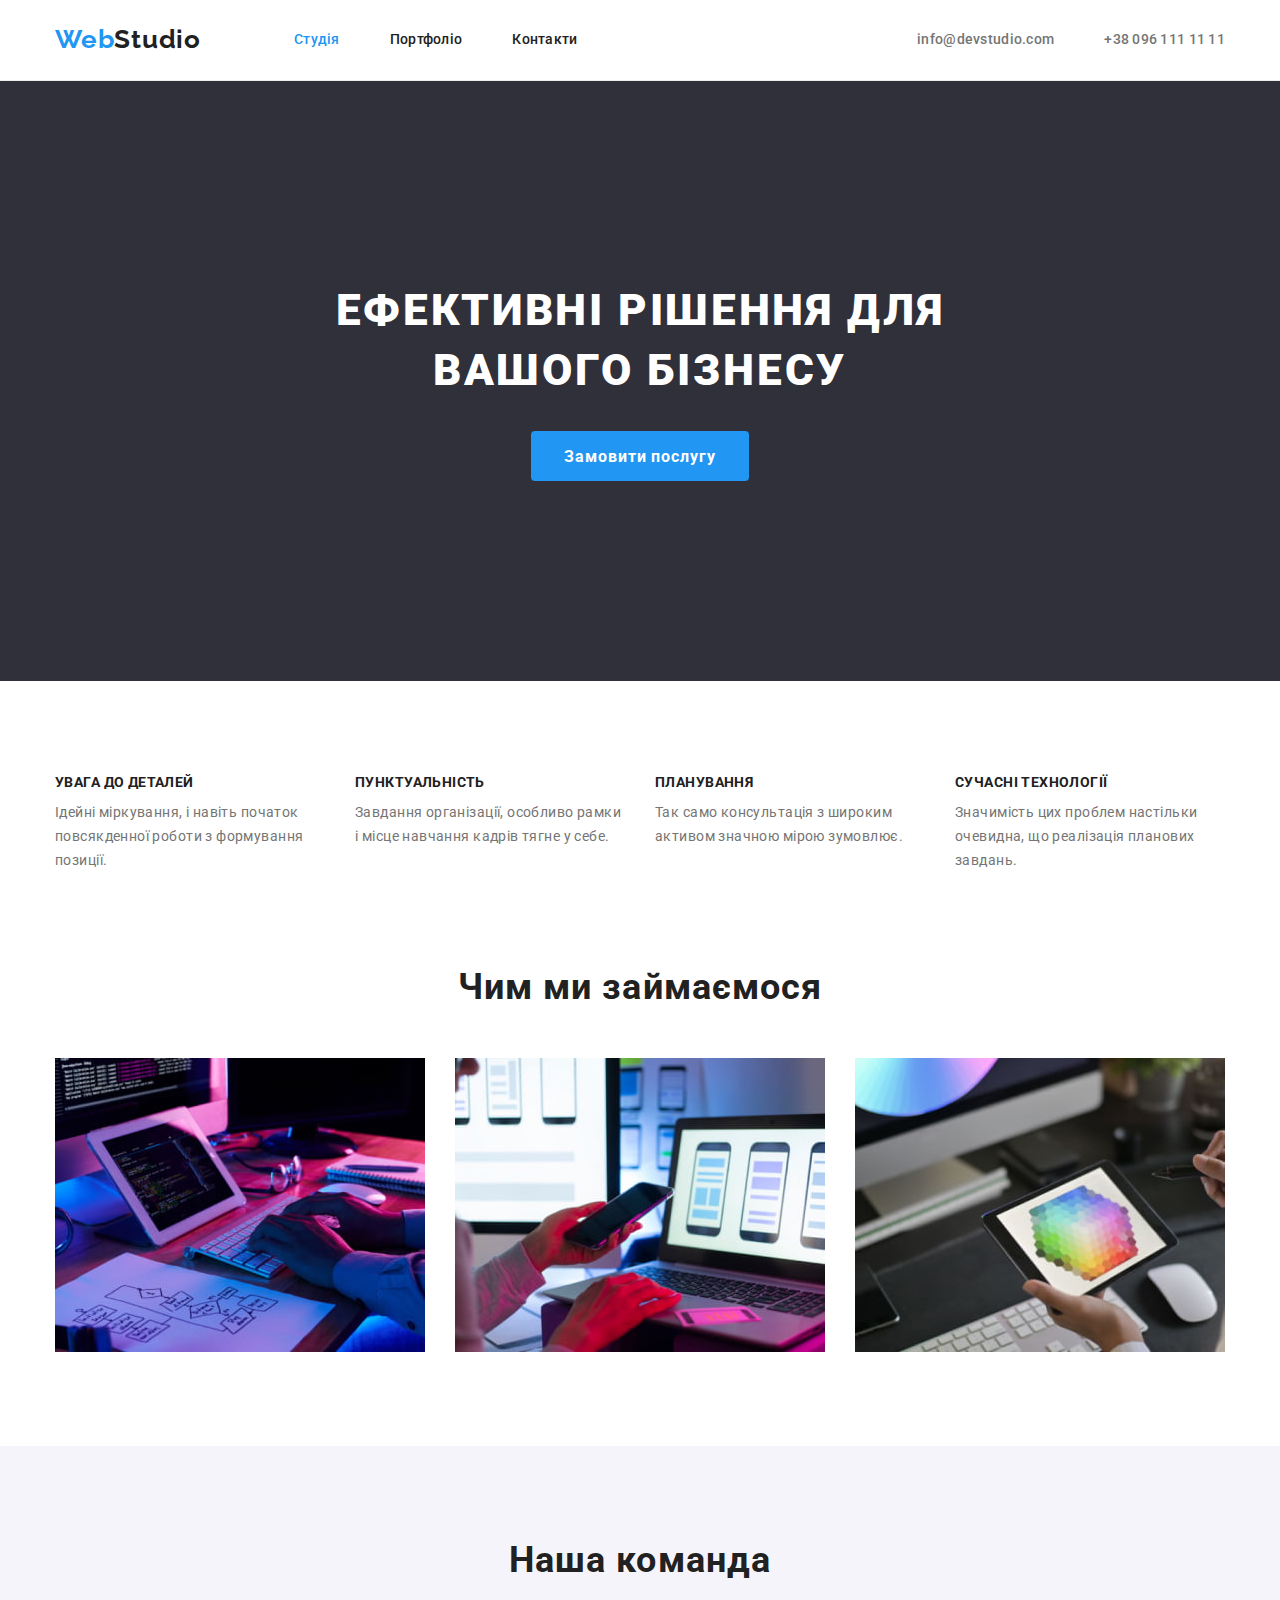
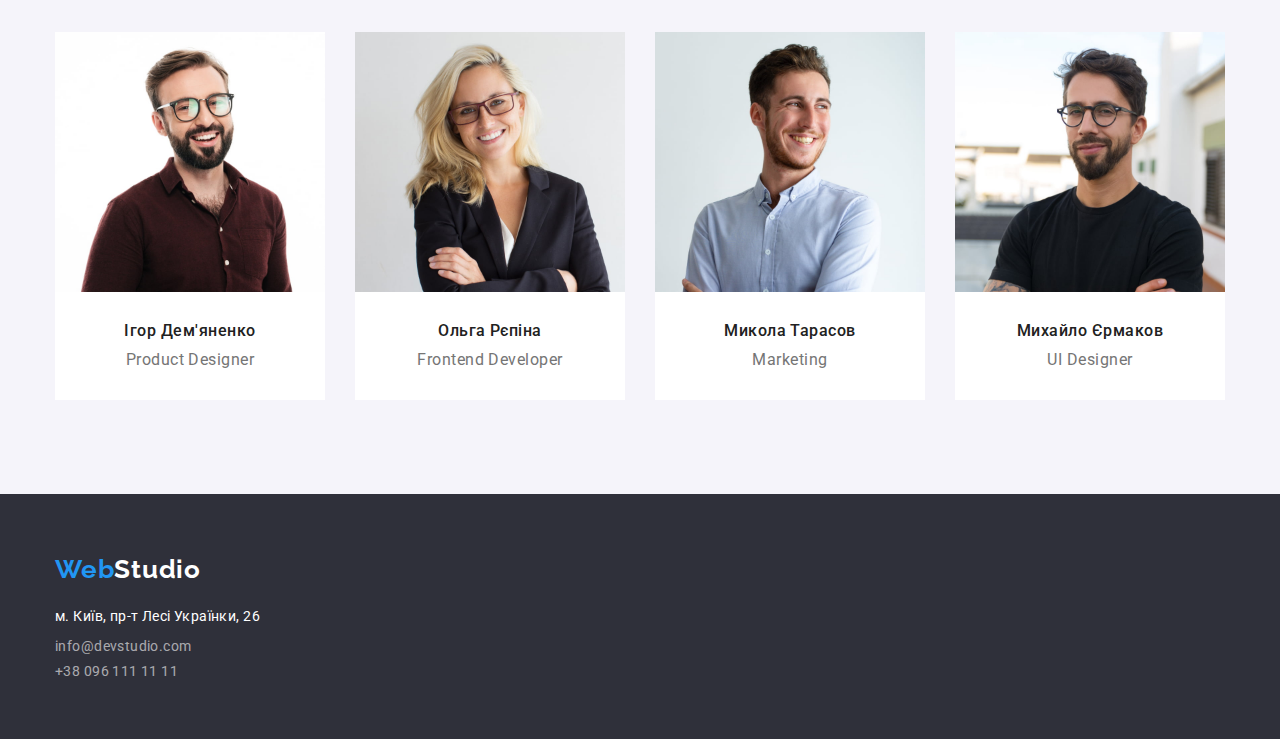
<file: index.html>
<!DOCTYPE html>
<html lang="uk">
<head>
    <meta charset="UTF-8">
    <meta http-equiv="X-UA-Compatible" content="IE=edge">
    <meta name="viewport" content="width=device-width, initial-scale=1.0">
    <title>Document</title>
        <link rel="preconnect" href="https://fonts.googleapis.com">
        <link rel="preconnect" href="https://fonts.gstatic.com" crossorigin>
        <link href="https://fonts.googleapis.com/css2?family=Raleway:wght@700&family=Roboto:wght@400;500;700;900&display=swap" rel="stylesheet">
    <link rel="stylesheet" href="https://cdn.jsdelivr.net/npm/modern-normalize@1.1.0/modern-normalize.min.css">
    <link rel="stylesheet" href="./css/styles.css">
</head>

<body class="page">
    <!-- HEADER + SITE NAV + CONTACT NAV -->
    <header class="header">
        <div class="header-container container">
            <nav class="nav-align">
                <a href="./index.html" class="logo">
                    Web<span class="accent">Studio</span>
                </a>

            <ul class="site-nav list">
                <li><a href="./index.html" class="link current">Студія</a></li>
                <li><a href="./portfolio.html" class="link">Портфоліо</a></li>
                <li><a href="" class="link">Контакти</a></li>
            </ul>
            </nav>

            <ul class="contact-nav list">
                <li><a href="mailto:info@devstudio.com" class="nav-link">info@devstudio.com</a></li>
                <li><a href="tel:+380961111111" class="nav-link">+38 096 111 11 11</a></li>
            </ul>
        </div>
    </header>

    
    <main>
    <!-- HERO -->
        <section class="section hero"> 
            <div class="container">
                <h1 class="hero-title">ефективні рішення для вашого бізнесу</h1>
                    <button type="button" class="button main">Замовити послугу</button>
            </div>
        </section>

    <!-- VALUES SECTION - прибрати з css-->
    <section class="section">
        <div class="container">

        <h2 class="visually-hidden" hidden>Цінності компанії</h2>

        <ul class="values list"> 

            <li class="values card">
              <h3 class="values-heading">увага до деталей</h3>
              <p class="values-info">Ідейні міркування, і навіть початок повсякденної роботи з формування позиції.</p>
            </li>

            <li class="values card">
                <h3 class="values-heading">пунктуальність</h3>
                <p class="values-info">Завдання організації, особливо рамки і місце навчання кадрів тягне у себе.</p>
            </li>

            <li class="values card">
                <h3 class="values-heading">планування</h3>
                <p class="values-info">Так само консультація з широким активом значною мірою зумовлює.</p>
            </li>

            <li class="values card">
                <h3 class="values-heading">сучасні технології</h3>
                <p class="values-info">Значимість цих проблем настільки очевидна, що реалізація планових завдань.</p>
            </li>
        </ul>
        </div>
    </section>

    <!-- Чим ми займаємося -->
    <section class="section work">
        <div class="container">
            <h2 class="section-title">Чим ми займаємося</h2>
                <ul class="works list">
                    <li>
                        <img src="./images/imgone.jpg" alt="Чоловік набирає дані на клавіатурі." width="370" />
                    </li>
                    <li>
                        <img src="./images/imgtwo.jpg" alt="Чоловік дивиться на телефон і порівнює його з зображенням на екрані." width="370" />
                    </li>
                    <li>
                        <img src="./images/imgthree.jpg" alt="Людина працює зі схемою кольорів на планшеті" width="370" />
                    </li>
                </ul>
        </div>
    </section>

    <!-- TEAM SECTION -->
    <section class="team section ">
        <div class="container">

            <h2 class="section-title">Наша команда</h2>
                <ul class="team list">
                    <li class="team card">
                        <img src="./images/ihor.jpg" alt="Дизайнер Ігор Дем'яненко" width="270" />
                        <div class="card-info-team">
                            <h3 class="section-heading">Ігор Дем'яненко</h3>
                            <p class="section-info" lang="en">Product Designer</p>
                        </div>
                    </li>

                    <li class="team card">
                        <img src="./images/olha.jpg" alt="Розробниця інтерфейсів Ольга Рєпіна" width="270" />
                        <div class="card-info-team">
                            <h3 class="section-heading">Ольга Рєпіна</h3>
                            <p lang="en" class="section-info">Frontend Developer</p>
                        </div>
                    </li>

                    <li class="team card">
                        <img src="./images/mykola.jpg" alt="Маркетолог Микола Тарасов" width="270" />
                        <div class="card-info-team">
                            <h3 class="section-heading">Микола Тарасов</h3>
                            <p lang="en" class="section-info">Marketing</p>
                        </div>
                    </li>

                    <li class="team card">
                        <img src="./images/mykhailo.jpg" alt="Дизайнер інтерфейсів Михайло Єрмаков" width="270" />
                        <div class="card-info-team">
                            <h3 class="section-heading">Михайло Єрмаков</h3>
                            <p lang="en" class="section-info">UI Designer</p>
                        </div>
                    </li>
                </ul>
        </div>
    </section>
</main>

<!-- FOOTER -->
<footer class="footer">
    <div class="container">
        <a href="./index.html" class="logofooter">
            Web<span class="accent">Studio</span>
        </a>
            <address>
                <p class="address">м. Київ, пр-т Лесі Українки, 26</p>
                    <ul class="footer-nav">
                        <li class="footer-link"><a href="mailto:info@devstudio.com" class="footer-link">info@devstudio.com</a></li>
                        <li class="footer-link"><a href="tel:+380961111111" class="footer-link">+38 096 111 11 11</a></li>
                    </ul>
            </address>
    </div>
</footer>

</body>
</html>
</file>
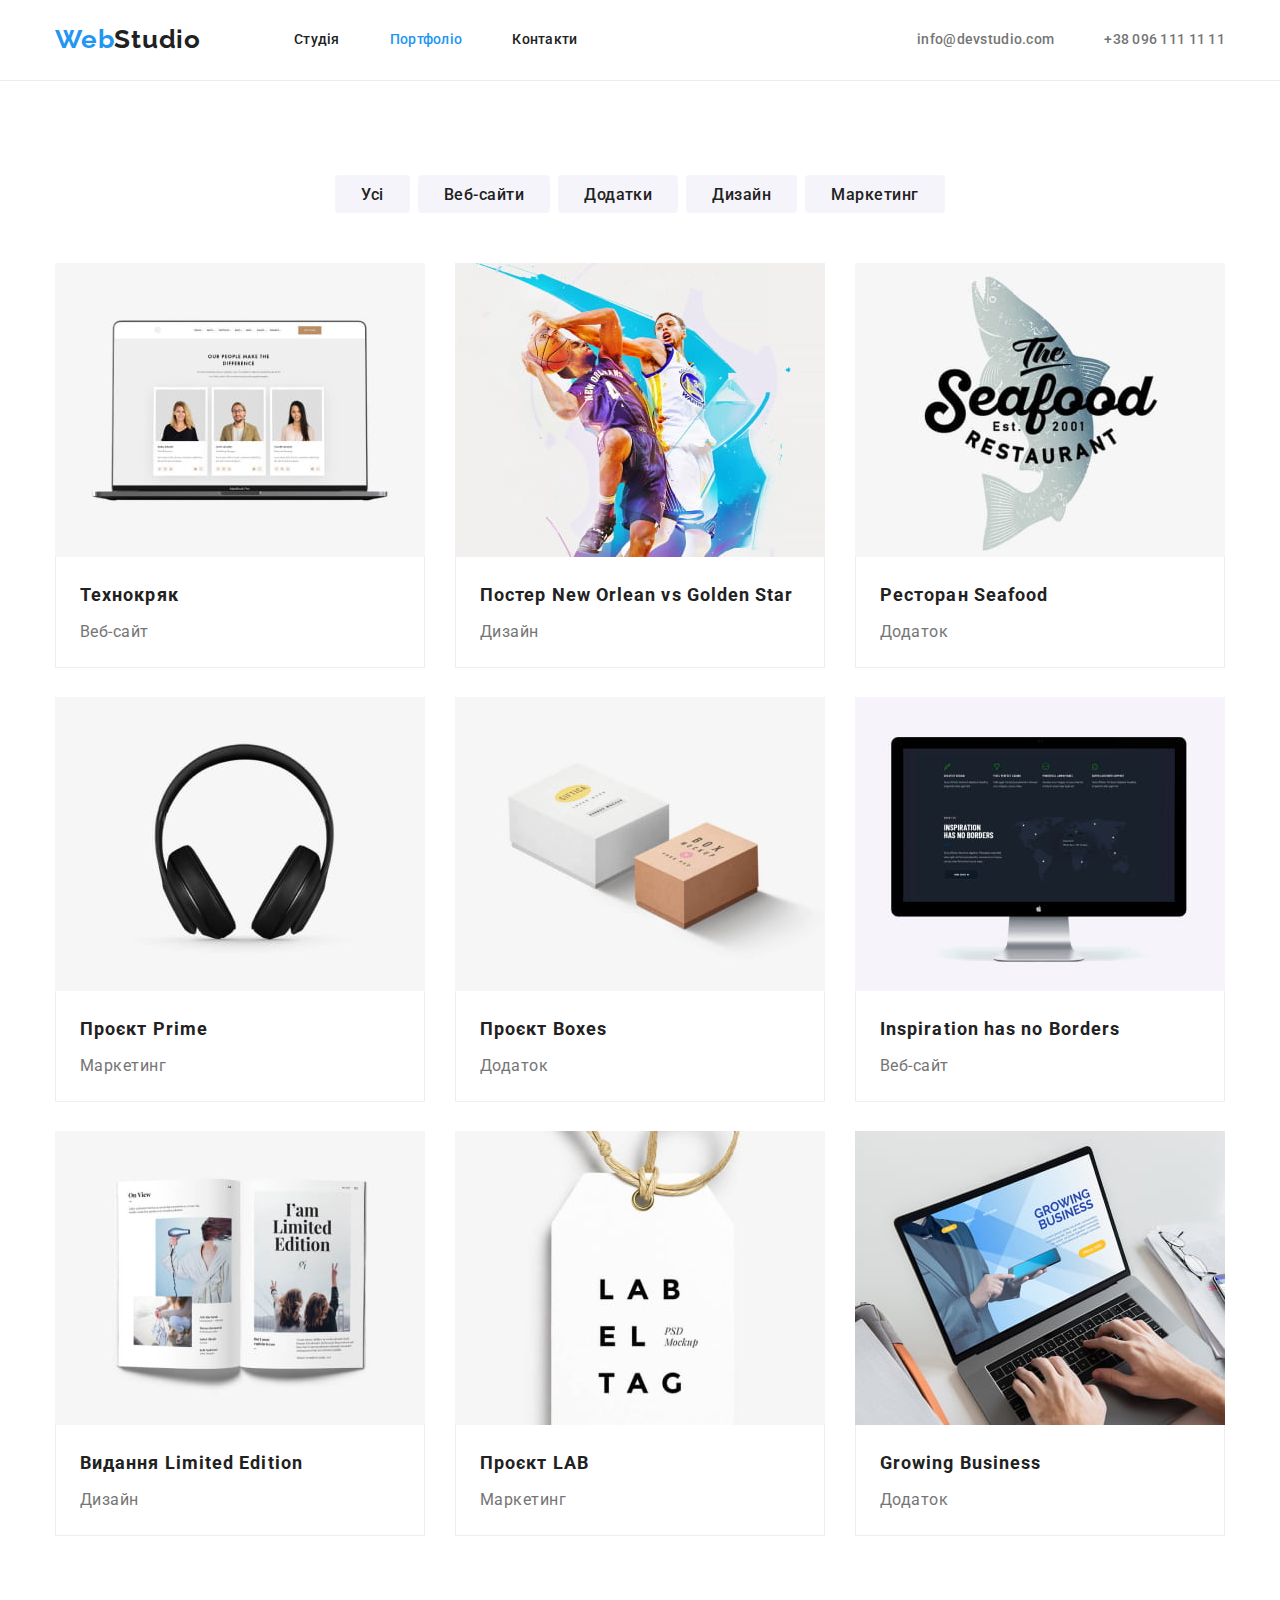
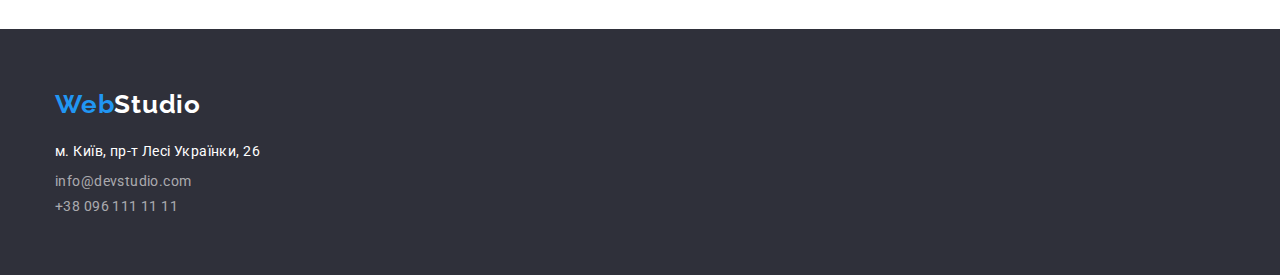
<file: portfolio.html>
<!DOCTYPE html>
<html lang="uk">
<head>
    <meta charset="UTF-8">
    <meta http-equiv="X-UA-Compatible" content="IE=edge">
    <meta name="viewport" content="width=device-width, initial-scale=1.0">
    <title>Document</title>
        <link rel="preconnect" href="https://fonts.googleapis.com">
        <link rel="preconnect" href="https://fonts.gstatic.com" crossorigin>
        <link href="https://fonts.googleapis.com/css2?family=Raleway:wght@700&family=Roboto:wght@400;500;700;900&display=swap" rel="stylesheet">
    <link rel="stylesheet" href="https://cdn.jsdelivr.net/npm/modern-normalize@1.1.0/modern-normalize.min.css"> 
    <link rel="stylesheet" href="./css/styles.css">
</head>

<body class="page">
   <!-- HEADER + SITE NAV + CONTACT NAV -->
    <header class="header">
        <div class="header-container container">
            <nav class="nav-align">
                <a href="./index.html" class="logo">
                    Web<span class="accent">Studio</span>
                </a>

            <ul class="site-nav list">
                <li><a href="./index.html" class="link">Студія</a></li>
                <li><a href="./portfolio.html" class="link current">Портфоліо</a></li>
                <li><a href="" class="link">Контакти</a></li>
            </ul>
            </nav>

            <ul class="contact-nav list">
                <li><a href="mailto:info@devstudio.com" class="nav-link">info@devstudio.com</a></li>
                <li><a href="tel:+380961111111" class="nav-link">+38 096 111 11 11</a></li>
            </ul>
        </div>
    </header>

<main>
    <h1 class="visually-hidden" hidden>Портфоліо</h1>
        <section class="portfolio section">
            <div class="container">
                <h2 class="visually-hidden" hidden>Фільтр</h2>
                        <ul class="filter list">
                            <li><button type="button" class="button secondary">Усі</button></li>
                            <li><button type="button" class="button secondary">Веб-сайти</button></li>
                            <li><button type="button" class="button secondary">Додатки</button></li>
                            <li><button type="button" class="button secondary">Дизайн</button></li>
                            <li><button type="button" class="button secondary">Маркетинг</button></li>
                        </ul>

    <!-- MINI CARDS WITH IMAGES-->
            <h2 class="visually-hidden" hidden>Картки робіт</h2>
            <ul class="portfolio list">
                <li class="portfolio card"> 
                    <a href="" class="link">
                    <img src="./images/portfolioa.jpg" alt="Вебсайт на ноутбуці" width="370" />
                        <div class="borders">
                            <h3 class="results-title">Технокряк</h3>
                            <p class="results-info">Веб-сайт</p>
                        </div>
                    </a>
                </li>

                <li class="portfolio card"> 
                    <a href="" class="link">
                    <img src="./images/portfoliob.jpg" alt="Постер з двома гравцями у баскетбол" width="370" />
                        <div class="borders">
                            <h3 class="results-title">Постер <span lang="en">New Orlean vs Golden Star</span></h3>
                            <p class="results-info">Дизайн</p>
                        </div>
                    </a>
                </li>

                <li class="portfolio card"> 
                    <a href="" class="link">
                    <img src="./images/portfolioc.jpg" alt="Логотип ресторану" width="370" />
                        <div class="borders">
                            <h3 class="results-title">Ресторан <span lang="en">Seafood</span></h3>
                            <p class="results-info">Додаток</p>
                        </div>
                    </a>
                </li>

                <li class="portfolio card"> 
                    <a href="" class="link">
                    <img src="./images/portfoliod.jpg" alt="Навушники" width="370" />
                        <div class="borders">
                            <h3 class="results-title">Проєкт <span lang="en">Prime</span></h3>
                            <p class="results-info">Маркетинг</p>
                        </div>
                    </a>
                </li>

                <li class="portfolio card"> 
                    <a href="" class="link">
                    <img src="./images/portfolioe.jpg" alt="Біла і коричнева коробки" width="370" />
                        <div class="borders">
                            <h3 class="results-title">Проєкт <span lang="en">Boxes</span></h3>
                            <p class="results-info">Додаток</p>
                        </div>
                    </a>
                </li>

                <li class="portfolio card"> 
                    <a href="" class="link">
                    <img src="./images/portfoliof.jpg" alt="Монітор" width="370" />
                        <div class="borders">
                            <h3 lang="en" class="results-title">Inspiration has no Borders</h3>
                            <p class="results-info">Веб-сайт</p>
                        </div>
                    </a>
                </li>

                <li class="portfolio card"> 
                    <a href=""class="link">
                    <img src="./images/portfoliog.jpg" alt="Розгорнуте видання журналу" width="370" />
                        <div class="borders">
                            <h3 class="results-title">Видання <span lang="en">Limited Edition</span></h3>
                            <p class="results-info">Дизайн</p>
                        </div>
                    </a>
                </li>

                <li class="portfolio card"> 
                    <a href="" class="link">
                    <img src="./images/portfolioh.jpg" alt="Логотип бренду" width="370" />
                        <div class="borders">
                            <h3 class="results-title">Проєкт <span lang="en">LAB</span></h3>
                            <p class="results-info">Маркетинг</p>
                        </div>
                    </a>
                </li>

                <li class="portfolio card"> 
                    <a href="" class="link">
                    <img src="./images/portfolioi.jpg" alt="Людина, що працює за ноутбуком" width="370" />
                        <div class="borders">
                            <h3 lang="en" class="results-title">Growing Business</h3>
                            <p class="results-info">Додаток</p>
                        </div>
                    </a>
                </li>
            </ul>
        </div>
    </section>
</main>

<!-- FOOTER -->
<footer class="footer">
    <div class="container">
        <a href="./index.html" class="logofooter">
            Web<span class="accent">Studio</span>
        </a>

        <address>
            <p class="address">м. Київ, пр-т Лесі Українки, 26</p>

            <ul class="footer-nav">
                <li class="footer-link"><a href="mailto:info@devstudio.com" class="footer-link">info@devstudio.com</a></li>
                <li class="footer-link"><a href="tel:+380961111111" class="footer-link">+38 096 111 11 11</a></li>
            </ul>

        </address>
    </div>
</footer>

</body>
</html>
</file>
<file: css/styles.css>
:root {
    --gen-text-color: #757575;
    --accent-text-color: #2196F3; 
    --title-text-color: #212121;
    --white-text-color: #FFFFFF;

    --backgr-dark-color: #2F303A;
    --backgr-grey-color: #F5F4FA;

}

.page {
background-color: var(--white-text-color); 
color: var(--gen-text-color);
font-family: Roboto, sans-serif;
}
/*=============================СБРОС СТИЛЕЙ=============================*/
h1,
h2,
h3,
p {
    margin-top: 0;
    margin-bottom: 0;
}

ul,
ol {
    margin-top: 0;
    margin-bottom: 0;
    padding-left: 0;
}

img {
    display: block;
    max-width: 100%;
    height: auto;
}

.list {
    list-style: none;
    text-decoration: none;
    padding: 0;
    margin: 0;

    display: flex;
    gap: 30px;
}

.link {
    text-decoration: none;
}

.visually-hidden {
    position: absolute;
    width: 1px;
    height: 1px;
    margin: -1px;
    border: 0;
    padding: 0;
    
    white-space: nowrap;
    clip-path: inset(100%);
    clip: rect(0 0 0 0);
    overflow: hidden;
  }

  .section {
    padding-top: 94px;
    padding-bottom: 94px;
  }

/*=============================CONTAINER==================================*/
.container {
    width: 1200px;
    margin-left: auto;
    margin-right: auto;
    padding-left: 15px;
    padding-right: 15px;
}
/*=============================HEADER==================================*/
.header {
    background-color: var(--white-text-color);
    padding-top: 24px;
    padding-bottom: 25px;
    border-bottom: 1px solid #ECECEC;
}

.header-container {
    display: flex;
    justify-content: space-between;
    align-items: center;
    padding-top: 0;
    padding-bottom: 0;
}

.nav-align {
    display: flex;
    align-items: center;
}

.logo {
    color: var(--accent-text-color);
    display: flex;
    margin-right: 93px;

    font-family: Raleway, sans-serif;
    font-weight: 700;
    font-size: 26px;
    line-height: 1.2;
    text-decoration: none;
    letter-spacing: 0.03em;
}

.logo > .accent{
    color: var(--title-text-color);
}
/*=============================SITE NAV================================*/
.site-nav.list {
    gap: 50px;
}

.site-nav .link {
    color: var(--title-text-color);
    font-weight: 500;
    font-size: 14px;
    line-height: 1.14;
    letter-spacing: 0.02em;
    text-decoration: none;
}
.site-nav .link:hover,
.site-nav .link:focus {
    color: var(--accent-text-color);
}

.site-nav .link.current {
    color: var(--accent-text-color);
}
/*=============================CONTACT NAV=============================*/
.contact-nav.list {
    gap: 50px;
}

.contact-nav .nav-link {
    color: var(--gen-text-color);
    font-weight: 500;
    font-size: 14px;
    line-height: 1.14;
    letter-spacing: 0.02em;
    text-decoration: none;
}

.contact-nav .nav-link:hover,
.contact-nav .nav-link:focus {
    color: var(--accent-text-color)
}
/*=============================HERO=============================*/
.section.hero {
    background-color: #2F303A;
    text-align: center;
    padding-top: 200px;
    padding-bottom: 200px;
}

.hero-title {
    color: var(--white-text-color);
    margin: 0 auto;
    margin-bottom: 30px;

    width: 696px;
    font-weight: 900;
    font-size: 44px;
    line-height: 1.36;
    letter-spacing: 0.06em;
    
    text-transform: uppercase;
}

/*=============================BUTTONS=============================*/
.button {
    display: inline-block;
    border: 1px solid transparent;
    border-radius: 4px;
    font-size: 16px;
    text-decoration: none;
    text-align: center;

}

.button.main {
    padding: 10px 32px;
    min-width: 216px;
    height: 50px;

    color: var(--white-text-color);
    background-color: var(--accent-text-color);

    font-weight: 700;
    line-height: 1.9;
    letter-spacing: 0.06em;
}

.button.main:hover,
.button.main:focus,
.button.main:active {
    color: var(--white-text-color);
    background-color: #188CE8;
    cursor: pointer;
}

.button.secondary {
    padding: 6px 25px;
    min-width: 73px;
    height: 38px;

    color: var(--title-text-color);
    background-color: var(--backgr-grey-color);

    font-weight: 500;
    line-height: 1.62;
    letter-spacing: 0.03em;
}

.button.secondary:hover,
.button.secondary:focus,
.button.secondary:active {
    color: var(--white-text-color);
    background-color: var(--accent-text-color);
    cursor: pointer;
}

/*=============================VALUES SECTION=============================*/
.values.card {
    width: 270px;
}

.values-heading {
    color: var(--title-text-color);
    margin-top: 0;
    margin-bottom: 10px;

    font-weight: 700;
    font-size: 14px;
    line-height: 1.14;
    text-transform: uppercase;
    letter-spacing: 0.03em;
}

.values-info {
    color: var(--gen-text-color);
    font-size: 14px;
    line-height: 1.71;
    letter-spacing: 0.03em;
}

.section.work {
    padding-top: 0;
}
/* images section */
.section-title {
    padding-top: 0;
    margin-top: 0;
    margin-bottom: 50px;
    color: var(--title-text-color);
    font-weight: 700;
    font-size: 36px;
    line-height: 1.16;
    text-align: center;
    letter-spacing: 0.03em;
}

/*=============================TEAM SECTION============================*/
.team.section {
    background-color: #F5F4FA;
}

.team.card {
    width: 270px;
    height: 368px;
    background-color: #FFFFFF;
}
.section-heading {
    color: var(--title-text-color);
    margin-bottom: 0;
    font-size: 16px;

    font-weight: 500;
    line-height: 1.18;
    text-align: center;
    letter-spacing: 0.03em;
}

.section-info {
    color: var(--gen-text-color);
    margin-top: 10px;

    line-height: 1.18;
    text-align: center;
    letter-spacing: 0.03em;
}

.card-info-team {
    padding-top: 30px;
    padding-bottom: 30px;
}

/*===========================PORTFOLIO=====================================*/

.filter.list {
    justify-content: center;
    gap: 8px;
    padding-bottom: 50px;
}

.portfolio.list {
    padding: 0;
    margin: 0;

    display: flex;
    flex-wrap: wrap;
}

.portfolio.card {
    width: 370px;
    height: 404px;
}

.results-title {
    color: var(--title-text-color);
    margin-bottom: 4px;
    font-weight: 700;
    font-size: 18px;
    line-height: 2;
    letter-spacing: 0.06em;
}

.results-info {
    color: var(--gen-text-color);
    line-height: 1.88;
    letter-spacing: 0.03em;
}

.borders {
    border-left: 1px solid #EEEEEE;
    border-bottom: 1px solid #EEEEEE;
    border-right: 1px solid #EEEEEE;
    padding-left: 24px;
    padding-right: 24px;
    padding-bottom: 20px;
    padding-top: 20px;   
}

/*=============================FOOTER=====================================*/
.footer {
    background-color: #2F303A;
    padding-top: 60px;
    padding-bottom: 60px;
}

.logofooter {
    display: block;
    margin-bottom: 20px;
    color: var(--accent-text-color);
    font-family: Raleway, sans-serif;
    font-weight: 700;
    font-size: 26px;
    line-height: 1.2;
    text-decoration: none;
    letter-spacing: 0.03em;
}
.logofooter > .accent{
    color: var(--white-text-color);
}

.address {
    color: var(--white-text-color);
    margin-bottom: 9px;
    font-size: 14px;
    line-height: 1.71;
    font-style: normal;
    letter-spacing: 0.03em;
}

.footer-link {
    color: #FFFFFF99;
    font-size: 14px;
    font-style: normal;
    text-decoration: none;
    letter-spacing: 0.03em;
}
a.footer-link {
    line-height: 1.71px;
}

.footer-link:hover,
.footer-link:focus {
    color: #2196F399;
}
.footer-link:not(:last-child) {
    margin-bottom: 9px;
}

.footer-nav {
    padding: 0;
    margin: 0;
    list-style: none;
}
</file>
